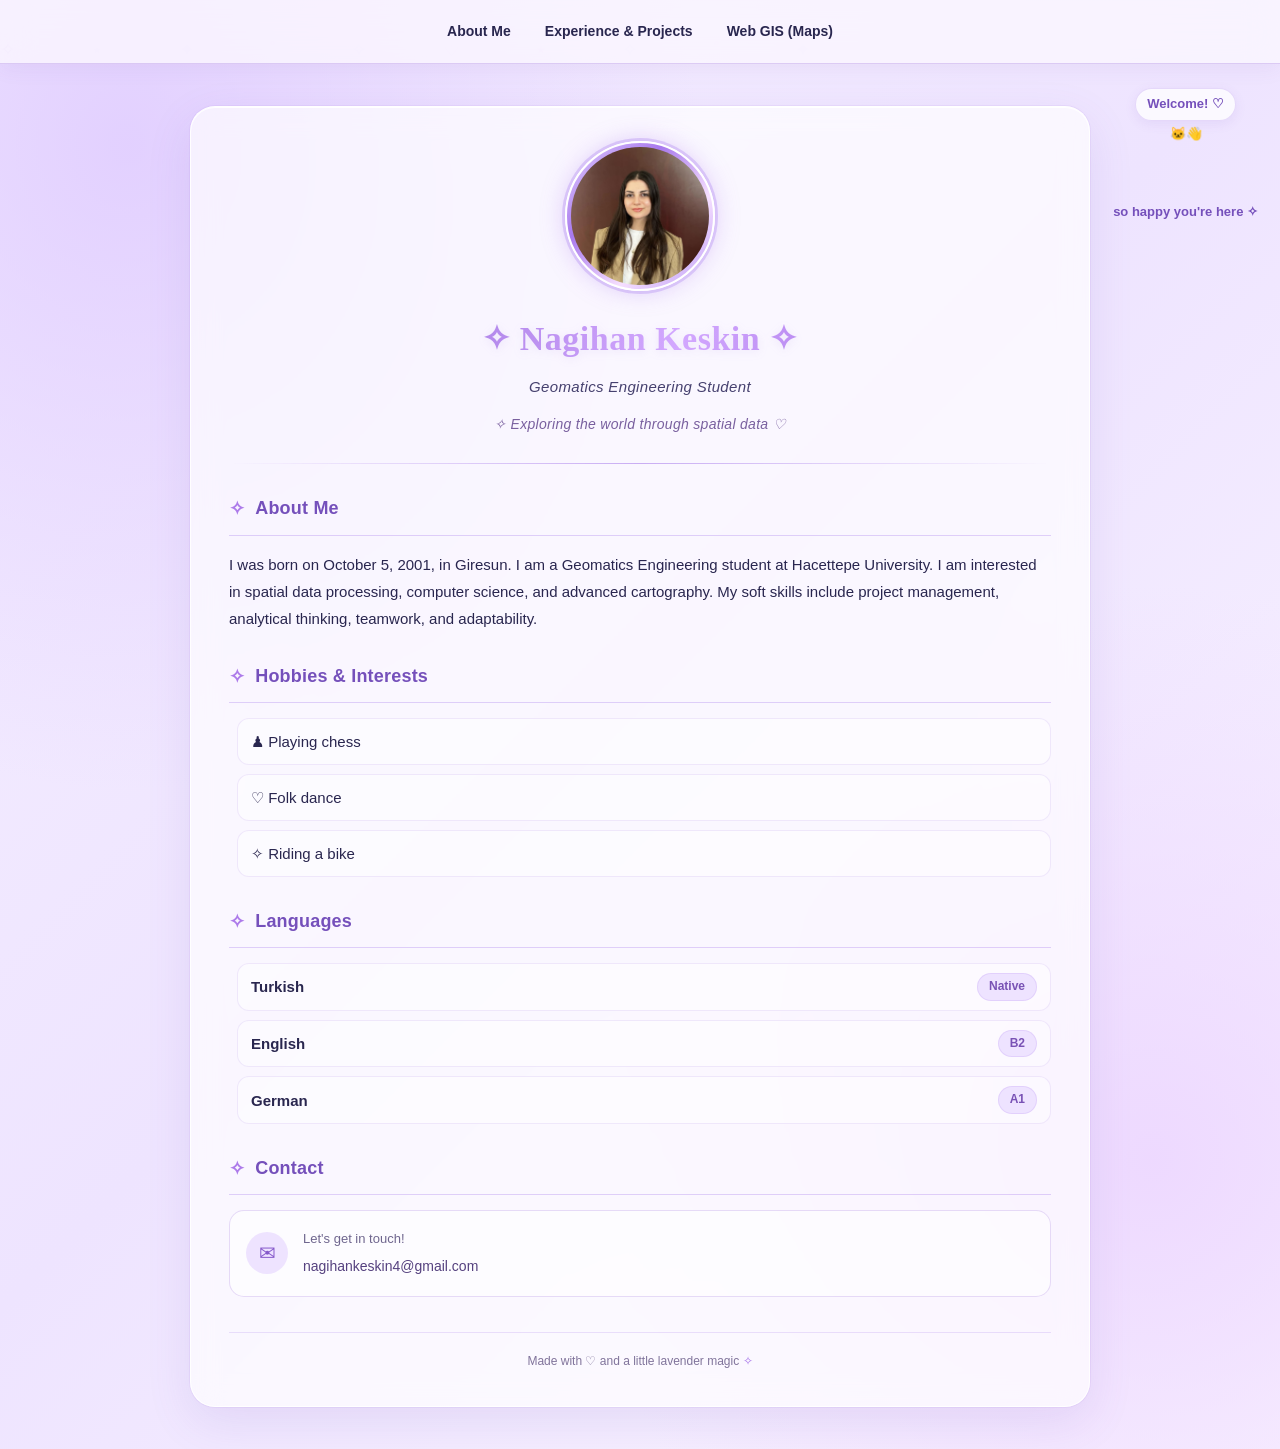
<file: index.html>
<!DOCTYPE html>
<html lang="en">

<head>
    <meta charset="UTF-8">
    <meta name="viewport" content="width=device-width, initial-scale=1.0">

    <title>Nagihan Keskin | Personal Portfolio</title>

    <meta name="description"
          content="Welcome to Nagihan Keskin's personal portfolio. Geomatics Engineering student at Hacettepe University.">

    <link rel="stylesheet" href="style.css">
</head>

<body>

    <!-- Cute welcome cat -->
    <div class="welcome-cat">
        <span class="welcome-text">Welcome! ♡</span>

        <span class="cat-art"
              role="img"
              aria-label="Waving cat">
            🐱👋
        </span>

        <span class="cat-caption">
            so happy you're here ✧
        </span>
    </div>


    <!-- Navigation -->
    <nav>
        <a href="index.html" aria-current="page">About Me</a>
        <a href="projects.html">Experience &amp; Projects</a>
        <a href="maps.html">Web GIS (Maps)</a>
    </nav>


    <!-- Main profile card -->
    <main class="container">

        <!-- Profile -->
        <header class="profile-header">

            <div class="image-frame">
                <img
                    src="images/profil.jpeg"
                    alt="Nagihan Keskin"
                >
            </div>

            <h1>Nagihan Keskin</h1>

            <h3>Geomatics Engineering Student</h3>

            <p class="profile-tagline">
                ✧ Exploring the world through spatial data ♡
            </p>

        </header>


        <hr class="soft-divider">


        <!-- About Me -->
        <section id="about">
            <h2>About Me</h2>

            <p>
                I was born on October 5, 2001, in Giresun.
                I am a Geomatics Engineering student at Hacettepe University.
                I am interested in spatial data processing, computer science,
                and advanced cartography. My soft skills include project
                management, analytical thinking, teamwork, and adaptability.
            </p>
        </section>


        <!-- Hobbies -->
        <section id="hobbies">
            <h2>Hobbies &amp; Interests</h2>

            <ul class="pretty-list">
                <li>♟ Playing chess</li>
                <li>♡ Folk dance</li>
                <li>✧ Riding a bike</li>
            </ul>
        </section>


        <!-- Languages -->
        <section id="languages">
            <h2>Languages</h2>

            <ul class="pretty-list">
                <li>
                    <strong>Turkish</strong>
                    <span class="language-level">Native</span>
                </li>

                <li>
                    <strong>English</strong>
                    <span class="language-level">B2</span>
                </li>

                <li>
                    <strong>German</strong>
                    <span class="language-level">A1</span>
                </li>
            </ul>
        </section>


        <!-- Contact -->
        <section id="contact">
            <h2>Contact</h2>

            <div class="contact-card">
                <span class="contact-icon">✉</span>

                <div>
                    <p class="contact-label">Let's get in touch!</p>

                    <a href="mailto:nagihankeskin4@gmail.com">
                        nagihankeskin4@gmail.com
                    </a>
                </div>
            </div>
        </section>


        <!-- Footer -->
        <footer class="page-footer">
            Made with ♡ and a little lavender magic
            <span>✧</span>
        </footer>

    </main>

</body>
</html>
</file>
<file: style.css>
/* ✧･ﾟ LAVENDER DREAMS — PERSONAL WEBSITE ･ﾟ✧ */

:root {
    --lavender: #c7a6ff;
    --purple: #9865e8;
    --deep-purple: #7550bb;
    --navy: #29264f;
    --soft-navy: #46416f;
    --white-lilac: #fbf8ff;
    --glass: rgba(255, 255, 255, 0.67);
    --border: rgba(158, 117, 222, 0.32);
}

* {
    box-sizing: border-box;
}

html {
    scroll-behavior: smooth;
    scroll-padding-top: 90px;
}

body {
    margin: 0;
    padding: 0;
    min-height: 100vh;
    overflow-x: hidden;

    font-family: "Segoe UI", Tahoma, sans-serif;
    font-size: 15px;
    line-height: 1.75;
    color: var(--navy);

    background:
        radial-gradient(ellipse at 10% 10%,
            rgba(222, 201, 255, 0.8), transparent 35%),
        radial-gradient(ellipse at 90% 80%,
            rgba(236, 213, 255, 0.85), transparent 35%),
        linear-gradient(135deg,
            #f5efff 0%,
            #eee4ff 48%,
            #faf5ff 100%);

    position: relative;
}

/* ✨ Tiny floating sparkles */

body::before {
    content: "✧  ⋆  ✦  ˚  ✧  ♡  ⋆  ✧  ˚  ✦";
    position: fixed;
    inset: 0;
    z-index: -1;
    pointer-events: none;

    color: rgba(143, 99, 207, 0.32);
    font-size: 19px;
    letter-spacing: 35px;
    line-height: 100px;
    overflow: hidden;
    overflow-wrap: anywhere;

    animation: sparkleDrift 9s ease-in-out infinite alternate;
}

@keyframes sparkleDrift {
    from { transform: translateY(0); }
    to { transform: translateY(-18px); }
}

/* ♡ NAVIGATION */

nav {
    position: sticky;
    top: 0;
    z-index: 1000;

    display: flex;
    justify-content: center;
    align-items: center;
    flex-wrap: wrap;
    gap: 8px;

    padding: 14px 20px;
    background: rgba(250, 246, 255, 0.83);
    backdrop-filter: blur(16px);

    border-bottom: 1px solid var(--border);
    box-shadow: 0 4px 20px rgba(110, 76, 160, 0.07);
}

nav a {
    display: inline-block;
    position: relative;

    margin: 0 10px;
    padding: 5px 3px;

    color: var(--navy);
    font-size: 14px;
    font-weight: 600;
    text-decoration: none;

    transition: color 0.3s ease, transform 0.3s ease;
}

nav a::after {
    content: "";
    position: absolute;
    bottom: 0;
    left: 50%;

    width: 0;
    height: 2px;
    border-radius: 5px;
    background: var(--purple);

    transform: translateX(-50%);
    transition: width 0.3s ease;
}

nav a:hover {
    color: var(--deep-purple);
    transform: translateY(-2px);
}

nav a:hover::after {
    width: 100%;
}

/* ♡ MAIN CARD */

.container {
    width: min(82%, 900px);
    margin: 42px auto;
    padding: 34px 38px;

    background: var(--glass);
    border: 1px solid rgba(255, 255, 255, 0.9);
    border-radius: 25px;

    box-shadow:
        0 15px 45px rgba(117, 80, 187, 0.12),
        0 0 0 1px rgba(181, 148, 231, 0.13),
        inset 0 1px 0 rgba(255, 255, 255, 0.9);

    backdrop-filter: blur(14px);

    animation: cardAppear 0.9s ease-out both;
}

@keyframes cardAppear {
    from {
        opacity: 0;
        transform: translateY(15px);
    }
    to {
        opacity: 1;
        transform: translateY(0);
    }
}

/* ♡ PROFILE PHOTO */

.profile-header {
    text-align: center;
    margin-bottom: 26px;
}

.image-frame {
    width: 150px;
    height: 150px;
    margin: 0 auto 18px;
    padding: 4px;

    overflow: hidden;
    border-radius: 50%;
    border: 2px solid #fff;

    background: linear-gradient(
        135deg,
        #e5d4ff,
        #a879ed,
        #f6dfff,
        #b99af5
    );

    box-shadow:
        0 0 0 3px rgba(174, 134, 239, 0.35),
        0 0 25px rgba(163, 111, 234, 0.35);

    transition: box-shadow 0.4s ease,
                transform 0.4s ease;
}

.image-frame:hover {
    transform: translateY(-3px);
    box-shadow:
        0 0 0 4px rgba(174, 134, 239, 0.4),
        0 0 32px rgba(163, 111, 234, 0.5);
}

.image-frame img {
    display: block;
    width: 100%;
    height: 100%;
    object-fit: cover;
    border-radius: 50%;
}

/* ✨ YOUR NAME — SHINY GIRL ENERGY ✨ */

h1 {
    margin: 5px 0 6px;

    font-family: Georgia, "Times New Roman", serif;
    font-size: clamp(27px, 3.5vw, 34px);
    font-weight: 600;
    letter-spacing: 0.5px;

    background: linear-gradient(
        100deg,
        #8b61d2 0%,
        #d3a8ff 25%,
        #8550d4 48%,
        #e6caff 65%,
        #8b61d2 100%
    );
    background-size: 220% auto;
    background-clip: text;
    -webkit-background-clip: text;
    color: transparent;

    filter: drop-shadow(0 2px 5px rgba(141, 95, 210, 0.12));
    animation: nameShimmer 4s linear infinite;
}

@keyframes nameShimmer {
    to { background-position: 220% center; }
}

h1::before {
    content: "✧ ";
}

h1::after {
    content: " ✧";
}

h3 {
    margin: 5px 0;
    color: var(--soft-navy);

    font-size: 15px;
    font-weight: 500;
    font-style: italic;
    letter-spacing: 0.35px;
}

/* ♡ HEADINGS */

h2 {
    display: flex;
    align-items: center;
    gap: 10px;

    margin-top: 28px;
    padding-bottom: 9px;

    color: var(--deep-purple);
    font-size: 18px;
    font-weight: 650;
    letter-spacing: 0.2px;

    border-bottom: 1px solid rgba(152, 101, 232, 0.28);
}

h2::before {
    content: "✧";
    color: #ad7bea;
    font-size: 19px;
}

p,
li {
    color: var(--navy);
    font-size: 15px;
    line-height: 1.8;
}

p {
    margin: 12px 0;
}

/* ♡ LINKS */

a {
    transition: color 0.3s ease;
}

.container a {
    color: var(--deep-purple);
}

.container a:hover {
    color: #a16ce9;
}

/* ♡ TABLE */

table {
    width: 100%;
    margin-top: 18px;
    border-collapse: separate;
    border-spacing: 0;
    overflow: hidden;

    background: rgba(255, 255, 255, 0.47);
    border: 1px solid rgba(152, 101, 232, 0.24);
    border-radius: 13px;
}

th,
td {
    padding: 12px 15px;
    text-align: left;
    vertical-align: middle;

    border-bottom: 1px solid rgba(152, 101, 232, 0.16);
    font-size: 14px;
}

th {
    color: var(--deep-purple);
    background: rgba(204, 177, 255, 0.23);
    font-weight: 650;
}

td {
    color: var(--navy);
    transition: background 0.25s ease;
}

tr:last-child td {
    border-bottom: none;
}

tr:hover td {
    background: rgba(217, 196, 255, 0.2);
}

/* ♡ SKILL ICONS */

.tech-icon {
    width: 45px;
    height: 45px;
    padding: 5px;

    object-fit: contain;
    border-radius: 12px;

    background: rgba(255, 255, 255, 0.7);
    border: 1px solid rgba(152, 101, 232, 0.2);

    box-shadow: 0 4px 12px rgba(117, 80, 187, 0.08);

    transition: transform 0.3s ease,
                box-shadow 0.3s ease;
}

.tech-icon:hover {
    transform: translateY(-4px) rotate(-3deg);
    box-shadow: 0 7px 18px rgba(152, 101, 232, 0.22);
}

/* ✨ LITTLE CAT WELCOME */

.welcome-cat {
    position: fixed;
    top: 88px;
    right: 22px;
    z-index: 1200;

    display: flex;
    flex-direction: column;
    align-items: center;
    gap: 2px;

    color: var(--deep-purple);
    text-align: center;
    font-size: 13px;
    font-weight: 700;

    animation: catEntrance 1s ease-out both;
}

.welcome-cat .cat-art {
    width: 76px;
    height: 76px;
    object-fit: contain;
    transform-origin: 70% 80%;
    animation: catWave 1.8s ease-in-out 1s 3;
}

.welcome-cat .welcome-text {
    padding: 4px 11px;
    border: 1px solid rgba(152, 101, 232, 0.22);
    border-radius: 20px;
    background: rgba(255, 255, 255, 0.76);
    box-shadow: 0 3px 12px rgba(117, 80, 187, 0.09);
}

@keyframes catEntrance {
    from {
        opacity: 0;
        transform: translate(18px, -8px);
    }
    to {
        opacity: 1;
        transform: translate(0, 0);
    }
}

@keyframes catWave {
    0%, 100% { transform: rotate(0); }
    25% { transform: rotate(12deg); }
    50% { transform: rotate(-8deg); }
    75% { transform: rotate(10deg); }
}

/* ♡ SELECTION & SCROLLBAR */

::selection {
    color: #fff;
    background: #a77ae7;
}

::-webkit-scrollbar {
    width: 8px;
}

::-webkit-scrollbar-track {
    background: #f4edff;
}

::-webkit-scrollbar-thumb {
    background: #c1a3ed;
    border-radius: 10px;
}

::-webkit-scrollbar-thumb:hover {
    background: #9668db;
}

/* ♡ MOBILE */

@media (max-width: 768px) {
    nav {
        padding: 12px 8px;
        gap: 4px;
    }

    nav a {
        margin: 0 6px;
        font-size: 13px;
    }

    .container {
        width: calc(100% - 26px);
        margin: 24px auto;
        padding: 24px 19px;
        border-radius: 20px;
    }

    .image-frame {
        width: 130px;
        height: 130px;
    }

    h1 {
        font-size: 27px;
    }

    h2 {
        font-size: 17px;
    }

    p,
    li {
        font-size: 14px;
    }

    th,
    td {
        padding: 9px;
        font-size: 12px;
    }

    .welcome-cat {
        top: 82px;
        right: 8px;
    }

    .welcome-cat .cat-art {
        width: 51px;
        height: 51px;
    }

    .welcome-cat .welcome-text {
        font-size: 11px;
        padding: 2px 7px;
    }
}

/* Respect reduced-motion settings */
@media (prefers-reduced-motion: reduce) {
    *,
    *::before,
    *::after {
        animation: none !important;
        transition: none !important;
    }
}

/* Extra details for the About Me page */

.profile-tagline {
    margin-top: 12px;
    color: #79609f;
    font-size: 14px;
    font-style: italic;
    letter-spacing: 0.3px;
}

.soft-divider {
    height: 1px;
    margin: 24px 0;
    border: 0;
    background: linear-gradient(
        90deg,
        transparent,
        rgba(152, 101, 232, 0.5),
        transparent
    );
}

.container section {
    margin: 25px 0;
}

.pretty-list {
    padding-left: 8px;
    list-style: none;
}

.pretty-list li {
    margin: 9px 0;
    padding: 9px 13px;

    display: flex;
    align-items: center;
    justify-content: space-between;
    gap: 12px;

    color: #29264f;
    background: rgba(255, 255, 255, 0.45);
    border: 1px solid rgba(158, 117, 222, 0.14);
    border-radius: 12px;

    transition: transform 0.25s ease,
                background 0.25s ease;
}

.pretty-list li:hover {
    transform: translateX(4px);
    background: rgba(229, 213, 255, 0.5);
}

.language-level {
    color: #7952b5;
    background: #eee3ff;
    border: 1px solid rgba(152, 101, 232, 0.15);
    border-radius: 20px;
    padding: 2px 11px;
    font-size: 12px;
    font-weight: 600;
}

.contact-card {
    display: flex;
    align-items: center;
    gap: 15px;

    padding: 16px;
    background: rgba(255, 255, 255, 0.55);
    border: 1px solid rgba(158, 117, 222, 0.25);
    border-radius: 15px;

    transition: box-shadow 0.3s ease,
                transform 0.3s ease;
}

.contact-card:hover {
    transform: translateY(-2px);
    box-shadow: 0 7px 22px rgba(117, 80, 187, 0.1);
}

.contact-icon {
    display: grid;
    place-items: center;
    width: 42px;
    height: 42px;
    flex-shrink: 0;

    border-radius: 50%;
    background: #eee3ff;
    color: #8558ca;
    font-size: 20px;
}

.contact-label {
    margin: 0 0 3px;
    font-size: 13px;
    color: #6f668e;
}

.contact-card a {
    color: #55417f;
    font-size: 14px;
    overflow-wrap: anywhere;
    text-decoration: none;
}

.contact-card a:hover {
    color: #9865e8;
    text-decoration: underline;
}

.page-footer {
    margin-top: 35px;
    padding-top: 18px;

    text-align: center;
    color: #80749b;
    font-size: 12px;

    border-top: 1px solid rgba(152, 101, 232, 0.18);
}

.page-footer span {
    display: inline-block;
    color: #a16ce9;
    animation: footerSparkle 2s ease-in-out infinite alternate;
}

@keyframes footerSparkle {
    from {
        opacity: 0.55;
        transform: scale(0.9);
    }
    to {
        opacity: 1;
        transform: scale(1.2);
    }
}

@media (max-width: 480px) {
    .profile-tagline {
        font-size: 12px;
    }

    .contact-card {
        padding: 12px;
    }

    .contact-card a {
        font-size: 12px;
    }

    .welcome-cat {
        right: 7px;
    }
}
</file>
